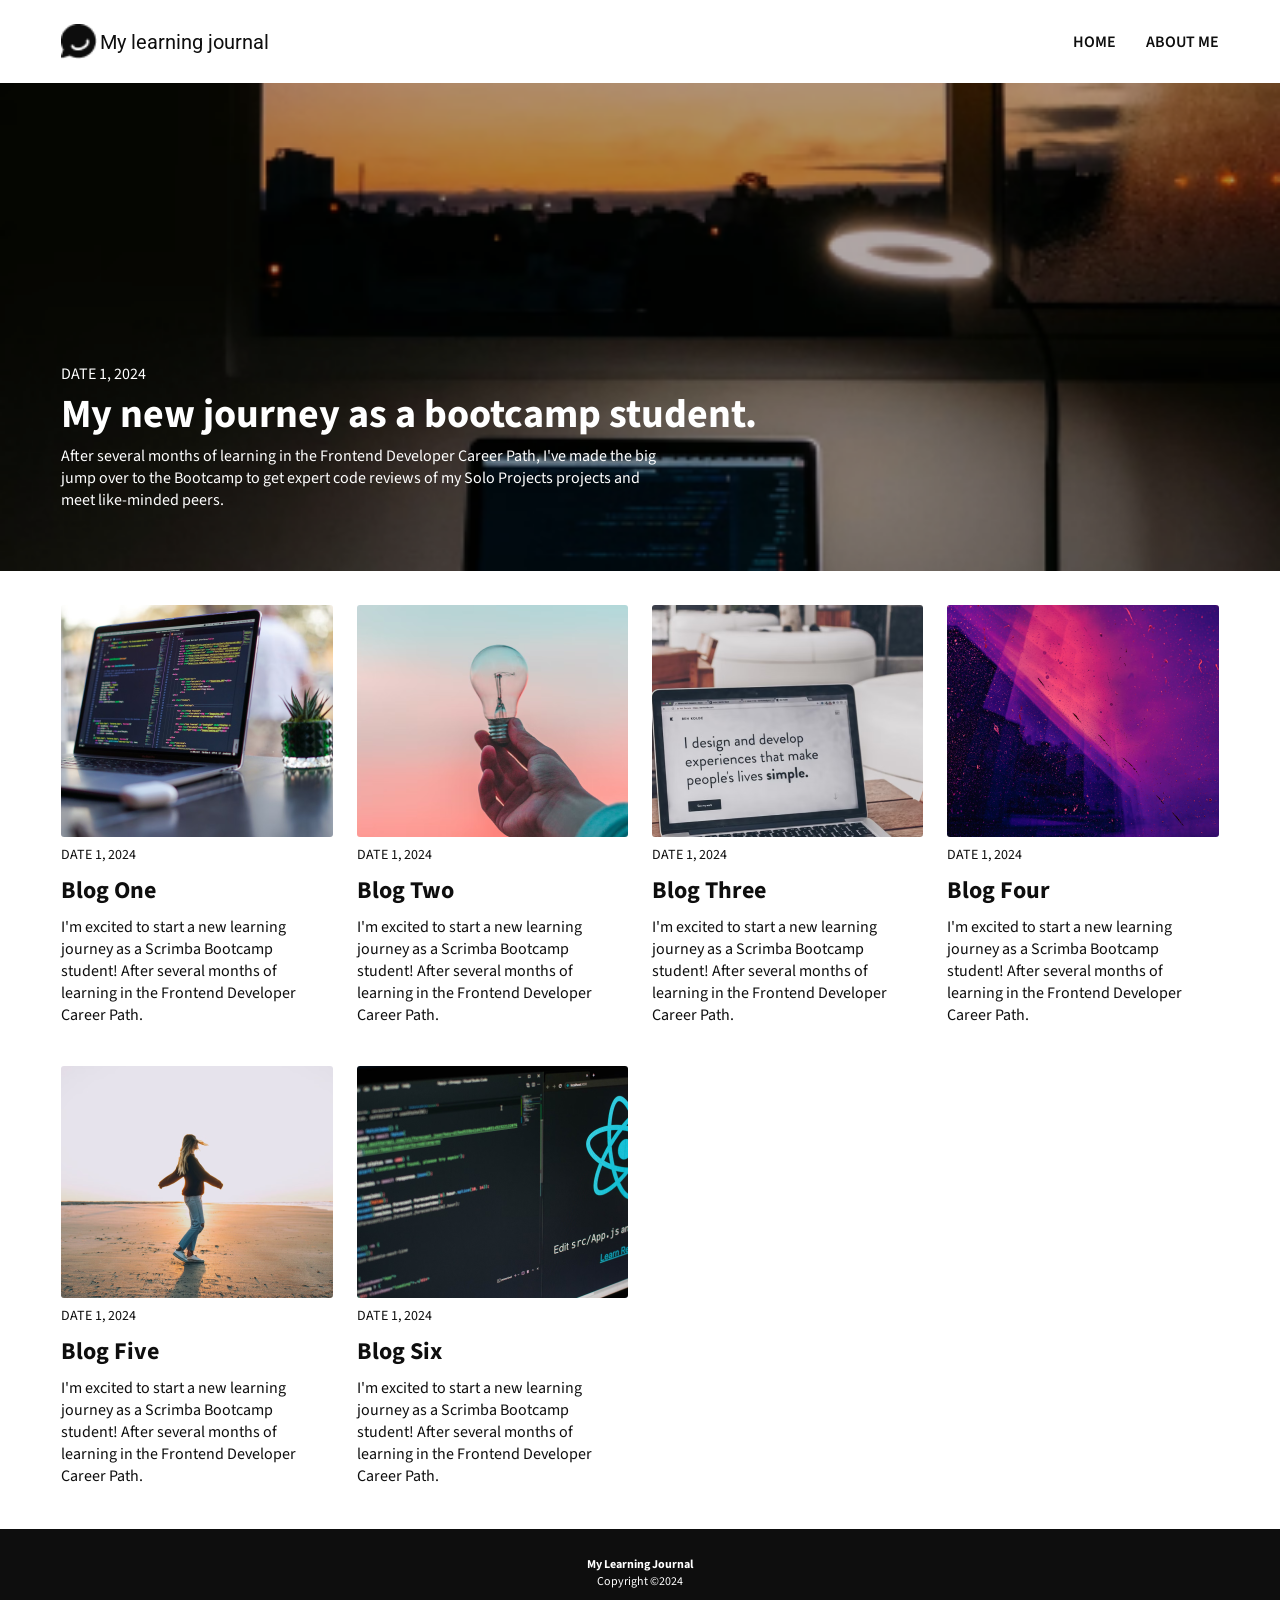
<file: index.html>
<html lang="en">
    <head>
        <meta name="viewport" content="width=device-width, initial-scale=1.0">
        <title>My Learning Journal</title>
        <link rel="stylesheet" href="css/style.css">
        <link rel="preconnect" href="https://fonts.googleapis.com">
        <link rel="preconnect" href="https://fonts.gstatic.com" crossorigin>
        <link href="https://fonts.googleapis.com/css2?family=Roboto:wght@700&family=Source+Sans+3:ital,wght@0,200..900;1,200..900&display=swap" rel="stylesheet">
    </head>
    <body>
        <header class="container">
            <a class="logo" href="index.html">
                <img class="logo-img" src="images/logo.png">
                <p class="logo-name">My learning journal</p>
            </a>
            <nav>
                <ul>
                    <li><a href="index.html">Home</a></li>
                    <li><a href="about-me.html">About Me</a></li>
                </ul>
            </nav>
        </header>
        <main>
            <h1 class="sr-only">Landing Page</h1>
            <a href="blogs/blog-hero.html">
                <section class="blog blog--hero container">
                    <h2 class="blog__title--big">My new journey as a bootcamp student.</h2>
                    <p class="blog__date blog__date--big">Date 1, 2024</p>
                    <p class="blog__intro--big">After several months of learning in the Frontend Developer Career Path, I've made the big jump over to the Bootcamp to get expert code reviews of my Solo Projects projects and meet like-minded peers.</p>
                </section>
            </a>
            <section class="blog-listing container">
                <a href="blogs/blog-one.html" class="blog">
                    <h2 class="blog__title">Blog One</h2>
                    <p class="blog__date">Date 1, 2024</p>
                    <img class="blog__img" src="images/blog-img-cactus.png">
                    <p class="blog__intro">I'm excited to start a new learning journey as a Scrimba Bootcamp student! After several months of learning in the Frontend Developer Career Path.</p>
                </a>
                <a href="blogs/blog-two.html" class="blog">
                    <h2 class="blog__title">Blog Two</h2>
                    <p class="blog__date">Date 1, 2024</p>
                    <img class="blog__img" src="images/blog-img-lightbulb.png">
                    <p class="blog__intro">I'm excited to start a new learning journey as a Scrimba Bootcamp student! After several months of learning in the Frontend Developer Career Path.</p>
                </a>
                
                <a href="blogs/blog-one.html" class="blog">
                    <h2 class="blog__title">Blog Three</h2>
                    <p class="blog__date">Date 1, 2024</p>
                    <img class="blog__img" src="images/blog-img-simple.png">
                    <p class="blog__intro">I'm excited to start a new learning journey as a Scrimba Bootcamp student! After several months of learning in the Frontend Developer Career Path.</p>
                </a>
                <a href="blogs/blog-two.html" class="blog">
                    <h2 class="blog__title">Blog Four</h2>
                    <p class="blog__date">Date 1, 2024</p>
                    <img class="blog__img" src="images/blog-img-trip.png">
                    <p class="blog__intro">I'm excited to start a new learning journey as a Scrimba Bootcamp student! After several months of learning in the Frontend Developer Career Path.</p>
                </a>
                <a href="blogs/blog-one.html" class="blog">
                    <h2 class="blog__title">Blog Five</h2>
                    <p class="blog__date">Date 1, 2024</p>
                    <img class="blog__img" src="images/blog-img-beach.png">
                    <p class="blog__intro">I'm excited to start a new learning journey as a Scrimba Bootcamp student! After several months of learning in the Frontend Developer Career Path.</p>
                </a>
                <a href="blogs/blog-two.html" class="blog">
                    <h2 class="blog__title">Blog Six</h2>
                    <p class="blog__date">Date 1, 2024</p>
                    <img class="blog__img" src="images/blog-img-atomic.png">
                    <p class="blog__intro">I'm excited to start a new learning journey as a Scrimba Bootcamp student! After several months of learning in the Frontend Developer Career Path.</p>
                </a>
            </section>
        </main>
        <footer class="footer">
            <p class="bold">My Learning Journal</p>
            <p>Copyright ©2024</p>
        </footer>
    </body>
</html>
</file>
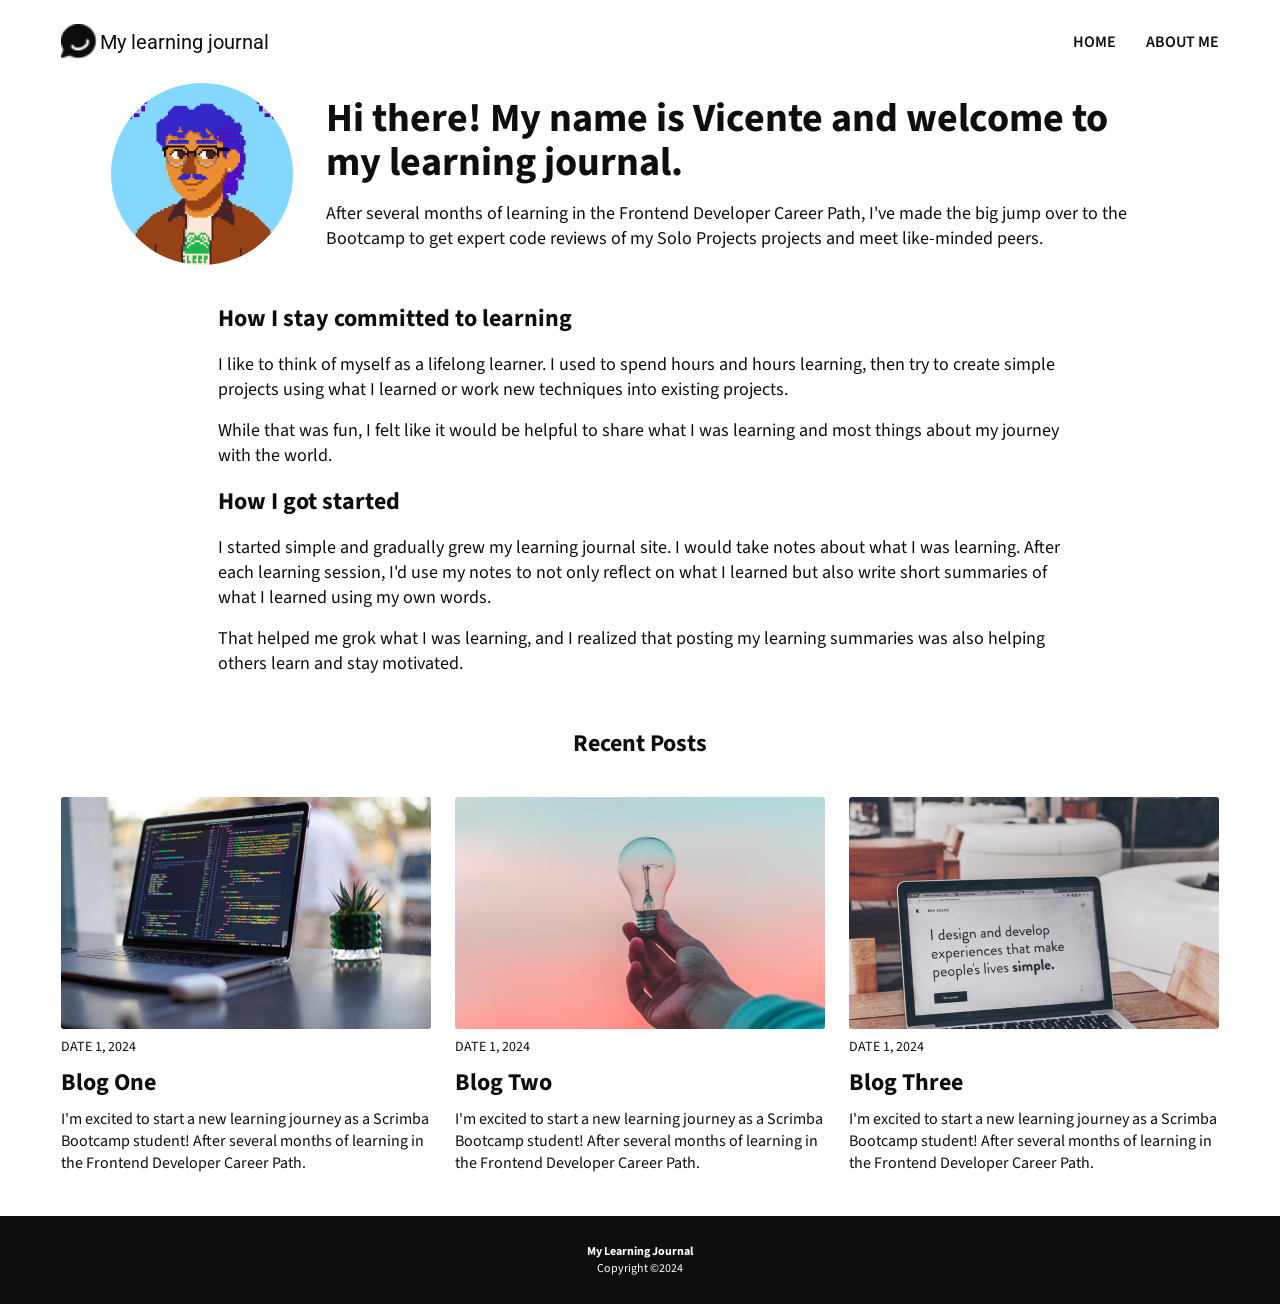
<file: about-me.html>
<html lang="en">
    <head>
        <meta name="viewport" content="width=device-width, initial-scale=1.0">
        <title>About Me</title>
        <link rel="stylesheet" href="css/style.css">
        <link rel="stylesheet" href="css/article-page.css">
        <link rel="stylesheet" href="css/about-me.css">
        <link rel="preconnect" href="https://fonts.googleapis.com">
        <link rel="preconnect" href="https://fonts.gstatic.com" crossorigin>
        <link href="https://fonts.googleapis.com/css2?family=Roboto:wght@700&family=Source+Sans+3:ital,wght@0,200..900;1,200..900&display=swap" rel="stylesheet">
    </head>
    <body>
        <header class="container">
            <a class="logo" href="index.html">
                <img class="logo-img" src="images/logo.png">
                <p class="logo-name">My learning journal</p>
            </a>
            <nav>
                <ul>
                    <li><a href="index.html">Home</a></li>
                    <li><a href="about-me.html">About Me</a></li>
                </ul>
            </nav>
        </header>
        <main class="container">
            <article class="blog-article">
                <div class="about-intro">
                    <img class="self-img" src="images/IMG_0871.PNG">
                    <div class="article-text">
                        <h1 class="blog__title--big">Hi there! My name is Vicente and welcome to my learning journal.</h1>
                        <p class="blog__paragraph">After several months of learning in the Frontend Developer Career Path, I've made the big jump over to the Bootcamp to get expert code reviews of my Solo Projects projects and meet like-minded peers.</p>
                    </div>
                </div>
                <div class="article-text">
                    <h2 class="blog__subtitle">How I stay committed to learning</h2>
                    <p class="blog__paragraph">I like to think of myself as a lifelong learner. I used to spend hours and hours learning, then try to create simple projects using what I learned or work new techniques into existing projects.</p>
                    <p class="blog__paragraph">While that was fun, I felt like it would be helpful to share what I was learning and most things about my journey with the world.</p>
                    <h2 class="blog__subtitle">How I got started</h2>
                    <p class="blog__paragraph">I started simple and gradually grew my learning journal site. I would take notes about what I was learning. After each learning session, I'd use my notes to not only reflect on what I learned but also write short summaries of what I learned using my own words.</p>
                    <p class="blog__paragraph">That helped me grok what I was learning, and I realized that posting my learning summaries was also helping others learn and stay motivated.</p>
                </div>
            </article>
            <section>
                <h3 class="blog-listing__header">Recent Posts</h3>
                <div class="blog-listing">
                    <div class="blog">
                        <h2 class="blog__title">Blog One</h2>
                        <p class="blog__date">Date 1, 2024</p>
                        <img class="blog__img" src="images/blog-img-cactus.png">
                        <p class="blog__intro">I'm excited to start a new learning journey as a Scrimba Bootcamp student! After several months of learning in the Frontend Developer Career Path.</p>
                    </div>
                    <div class="blog">
                        <h2 class="blog__title">Blog Two</h2>
                        <p class="blog__date">Date 1, 2024</p>
                        <img class="blog__img" src="images/blog-img-lightbulb.png">
                        <p class="blog__intro">I'm excited to start a new learning journey as a Scrimba Bootcamp student! After several months of learning in the Frontend Developer Career Path.</p>
                    </div>
                    <div class="blog">
                        <h2 class="blog__title">Blog Three</h2>
                        <p class="blog__date">Date 1, 2024</p>
                        <img class="blog__img" src="images/blog-img-simple.png">
                        <p class="blog__intro">I'm excited to start a new learning journey as a Scrimba Bootcamp student! After several months of learning in the Frontend Developer Career Path.</p>
                    </div>
                </div>
            </section>
        </main>
        <footer class="footer">
            <p class="bold">My Learning Journal</p>
            <p>Copyright ©2024</p>
        </footer>
    </body>
</html>
</file>
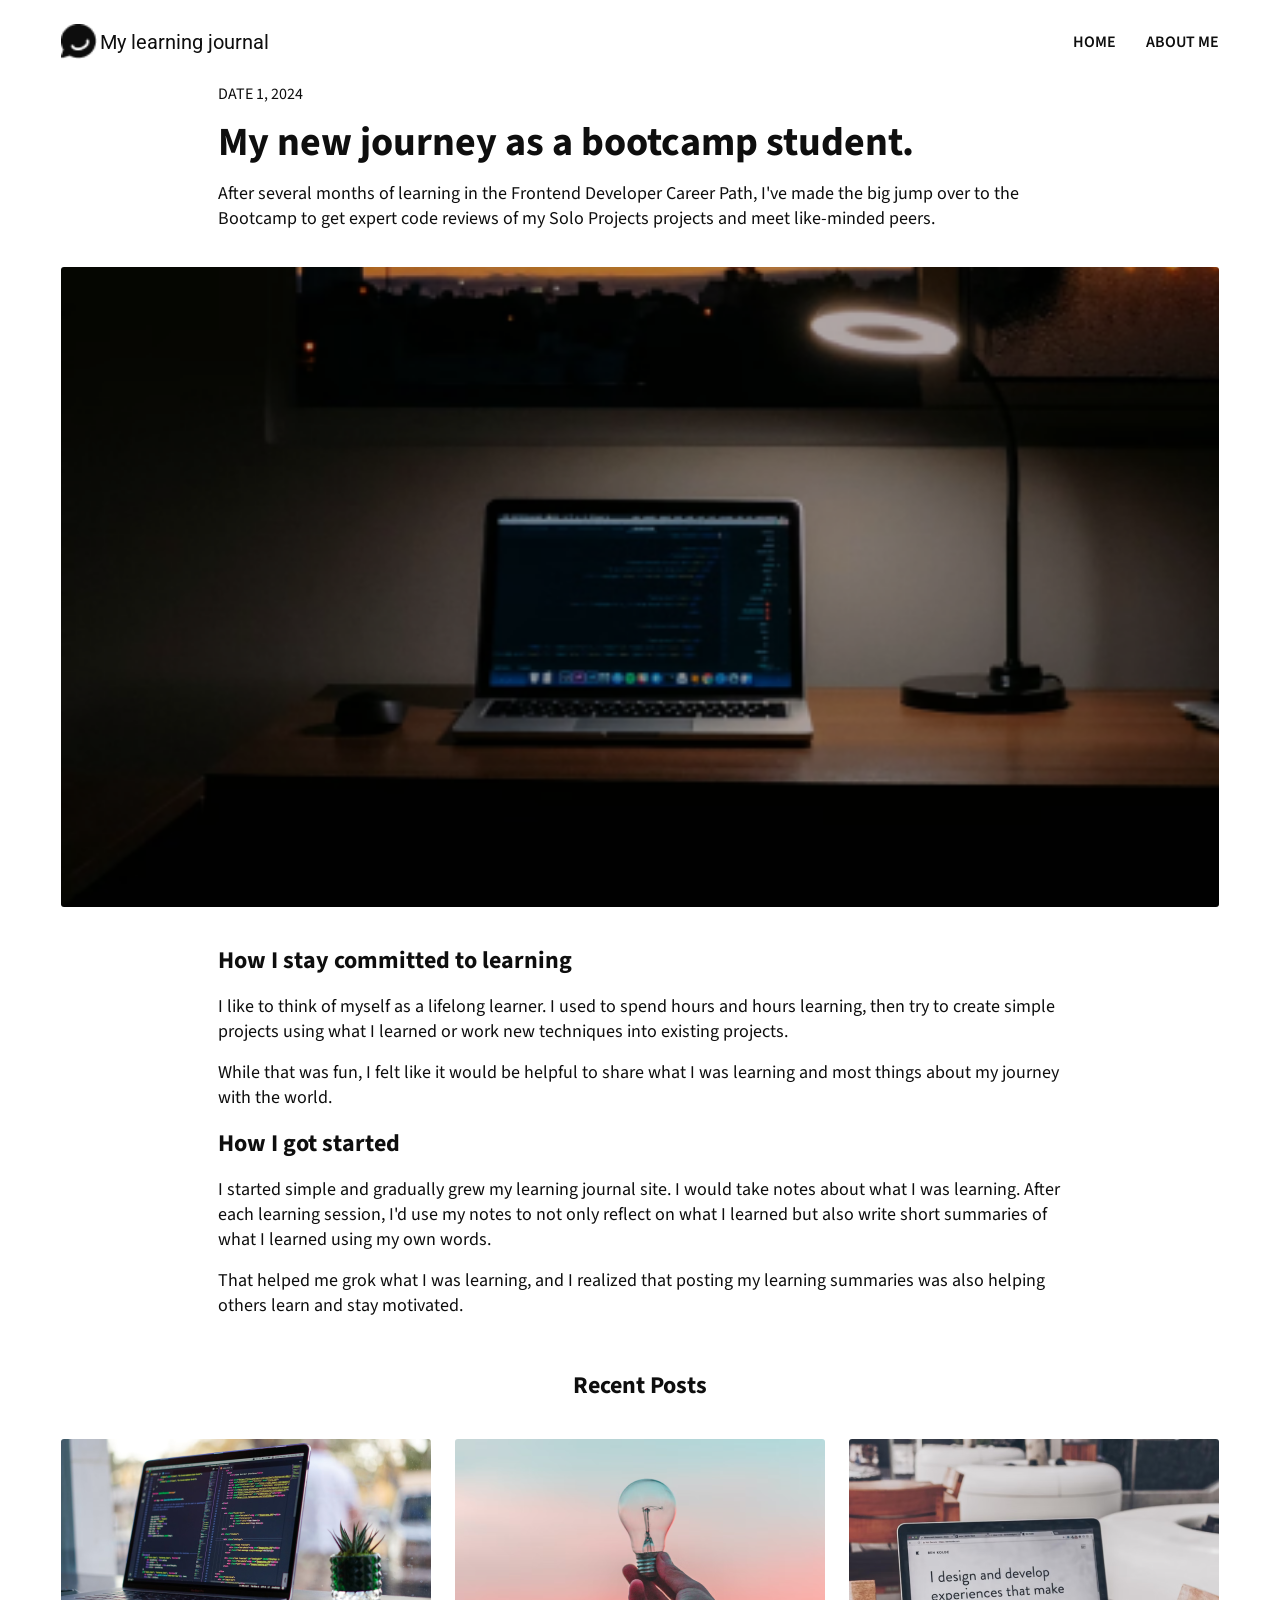
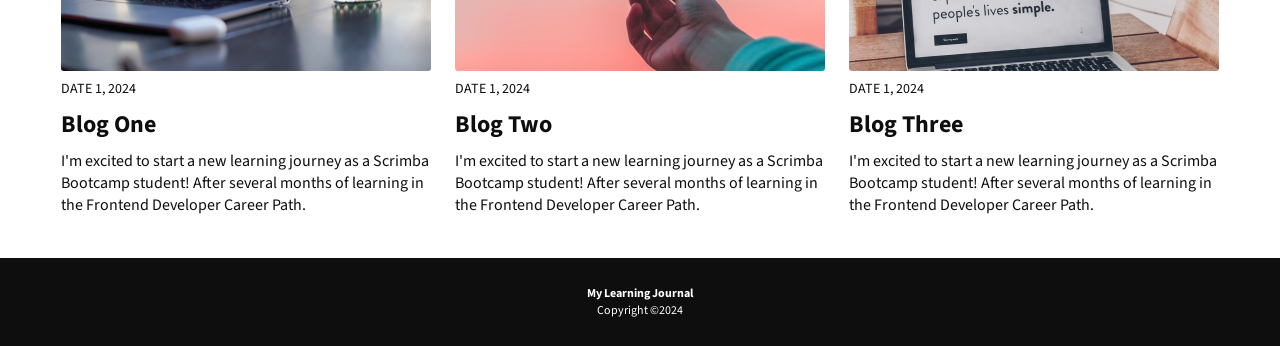
<file: blogs/blog-hero.html>
<html lang="en">
    <head>
        <meta name="viewport" content="width=device-width, initial-scale=1.0">
        <title>My new journey as a bootcamp student.</title>
        <link rel="stylesheet" href="../css/style.css">
        <link rel="stylesheet" href="../css/article-page.css">
        <link rel="preconnect" href="https://fonts.googleapis.com">
        <link rel="preconnect" href="https://fonts.gstatic.com" crossorigin>
        <link href="https://fonts.googleapis.com/css2?family=Roboto:wght@700&family=Source+Sans+3:ital,wght@0,200..900;1,200..900&display=swap" rel="stylesheet">
    </head>
    <body>
        <header class="container">
            <a class="logo" href="../index.html">
                <img class="logo-img" src="../images/logo.png">
                <p class="logo-name">My learning journal</p>
            </a>
            <nav>
                <ul>
                    <li><a href="../index.html">Home</a></li>
                    <li><a href="../about-me.html">About Me</a></li>
                </ul>
            </nav>
        </header>
        <main class="container">
            <article class="blog-article">
                <div class="article-text">
                    <h1 class="blog__title--big">My new journey as a bootcamp student.</h1>
                    <p class="blog__date blog__date--big">Date 1, 2024</p>
                    <p class="blog__paragraph">After several months of learning in the Frontend Developer Career Path, I've made the big jump over to the Bootcamp to get expert code reviews of my Solo Projects projects and meet like-minded peers.</p>
                </div>
                <img class="blog__img blog__img--big" src="../images/blog-img-hero.png">
                <div class="article-text">
                    <h2 class="blog__subtitle">How I stay committed to learning</h2>
                    <p class="blog__paragraph">I like to think of myself as a lifelong learner. I used to spend hours and hours learning, then try to create simple projects using what I learned or work new techniques into existing projects.</p>
                    <p class="blog__paragraph">While that was fun, I felt like it would be helpful to share what I was learning and most things about my journey with the world.</p>
                    <h2 class="blog__subtitle">How I got started</h2>
                    <p class="blog__paragraph">I started simple and gradually grew my learning journal site. I would take notes about what I was learning. After each learning session, I'd use my notes to not only reflect on what I learned but also write short summaries of what I learned using my own words.</p>
                    <p class="blog__paragraph">That helped me grok what I was learning, and I realized that posting my learning summaries was also helping others learn and stay motivated.</p>
                </div>
            </article>
            <section>
                <h3 class="blog-listing__header">Recent Posts</h3>
                <div class="blog-listing">
                    <div class="blog">
                        <h4 class="blog__title">Blog One</h4>
                        <p class="blog__date">Date 1, 2024</p>
                        <img class="blog__img" src="../images/blog-img-cactus.png">
                        <p class="blog__intro">I'm excited to start a new learning journey as a Scrimba Bootcamp student! After several months of learning in the Frontend Developer Career Path.</p>
                    </div>
                    <div class="blog">
                        <h4 class="blog__title">Blog Two</h4>
                        <p class="blog__date">Date 1, 2024</p>
                        <img class="blog__img" src="../images/blog-img-lightbulb.png">
                        <p class="blog__intro">I'm excited to start a new learning journey as a Scrimba Bootcamp student! After several months of learning in the Frontend Developer Career Path.</p>
                    </div>
                    <div class="blog">
                        <h4 class="blog__title">Blog Three</h4>
                        <p class="blog__date">Date 1, 2024</p>
                        <img class="blog__img" src="../images/blog-img-simple.png">
                        <p class="blog__intro">I'm excited to start a new learning journey as a Scrimba Bootcamp student! After several months of learning in the Frontend Developer Career Path.</p>
                    </div>
                </div>
            </section>
        </main>
        <footer class="footer">
            <p class="bold">My Learning Journal</p>
            <p>Copyright ©2024</p>
        </footer>

    </body>
</html>
</file>
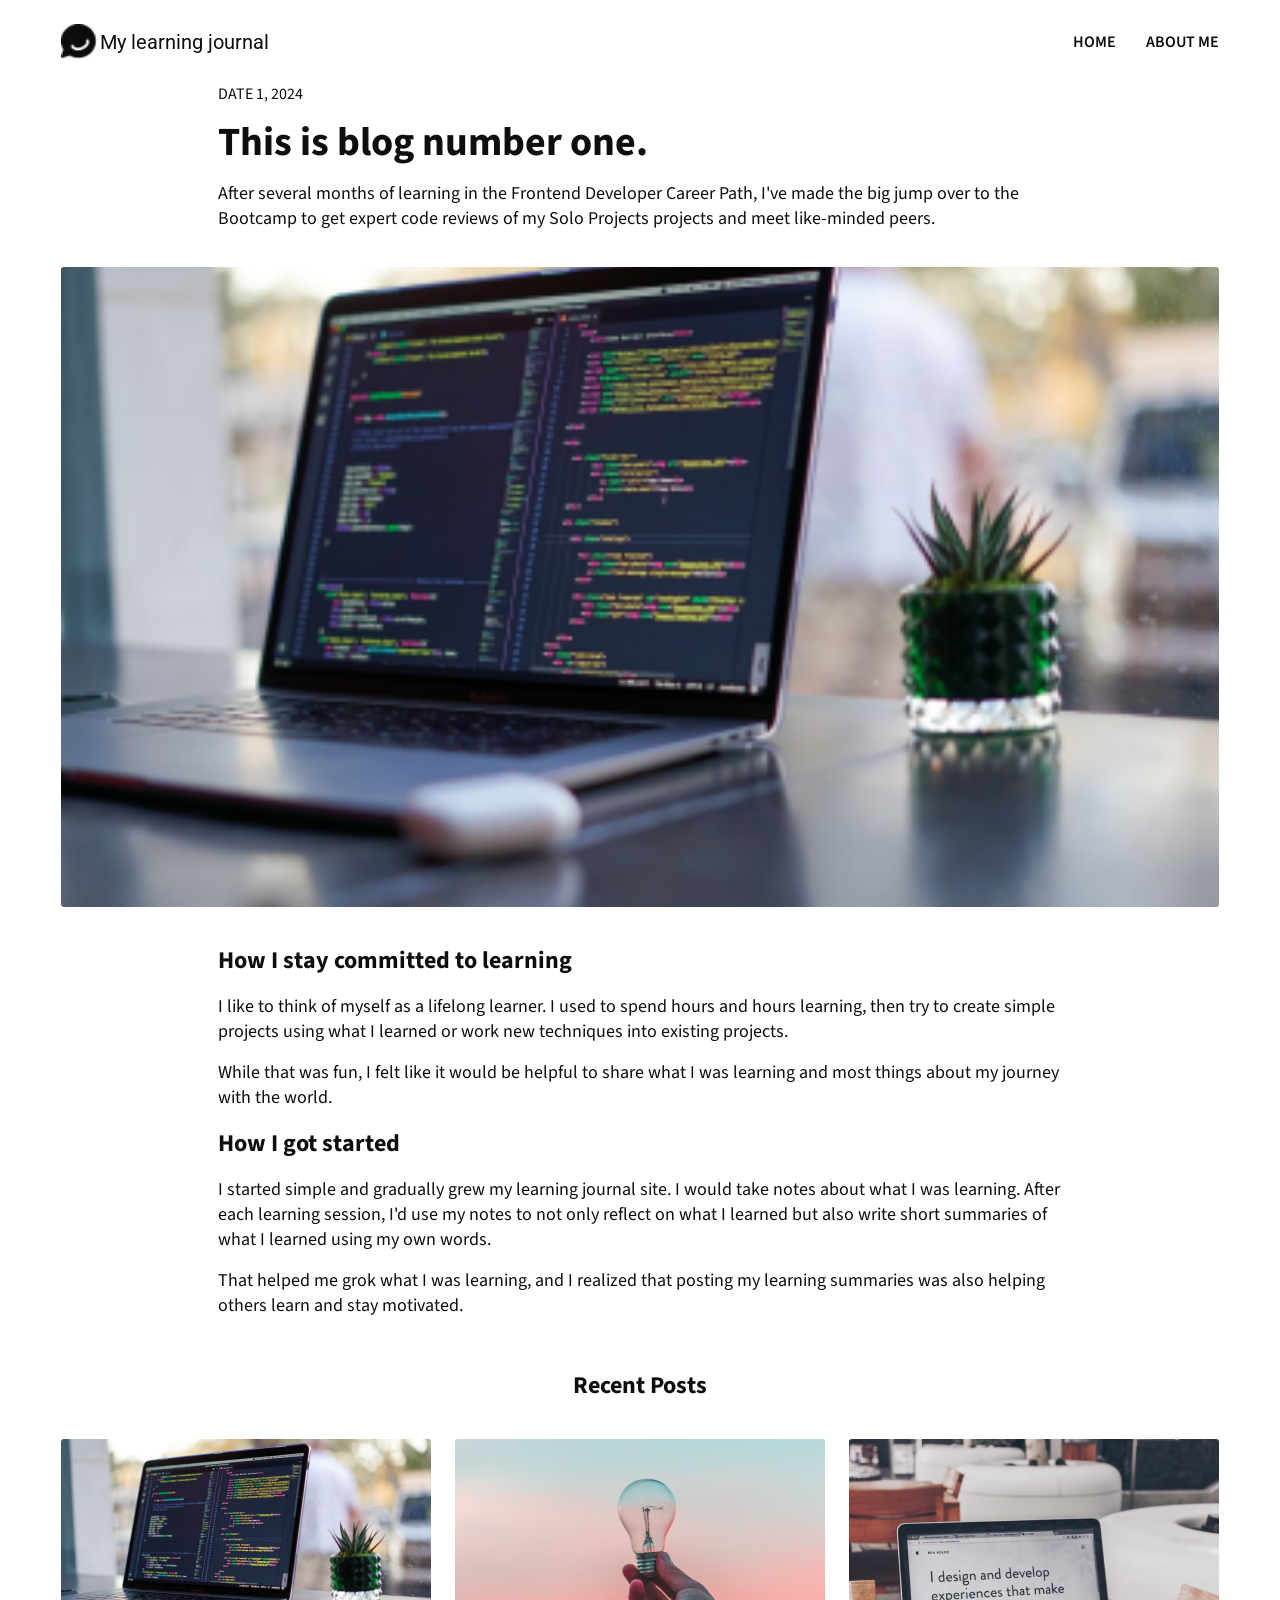
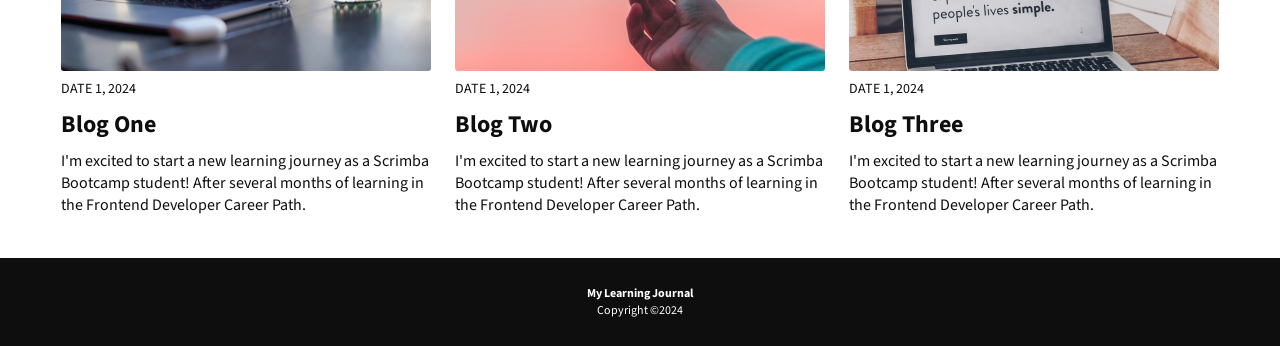
<file: blogs/blog-one.html>
<html lang="en">
    <head>
        <meta name="viewport" content="width=device-width, initial-scale=1.0">
        <title>This is blog number one.</title>
        <link rel="stylesheet" href="../css/style.css">
        <link rel="stylesheet" href="../css/article-page.css">
        <link rel="preconnect" href="https://fonts.googleapis.com">
        <link rel="preconnect" href="https://fonts.gstatic.com" crossorigin>
        <link href="https://fonts.googleapis.com/css2?family=Roboto:wght@700&family=Source+Sans+3:ital,wght@0,200..900;1,200..900&display=swap" rel="stylesheet">
    </head>
    <body>
        <header class="container">
            <a class="logo" href="../index.html">
                <img class="logo-img" src="../images/logo.png">
                <p class="logo-name">My learning journal</p>
            </a>
            <nav>
                <ul>
                    <li><a href="../index.html">Home</a></li>
                    <li><a href="../about-me.html">About Me</a></li>
                </ul>
            </nav>
        </header>
        <main class="container">
            <article class="blog-article">
                <div class="article-text">
                    <h1 class="blog__title--big">This is blog number one.</h1>
                    <p class="blog__date blog__date--big">Date 1, 2024</p>
                    <p class="blog__paragraph">After several months of learning in the Frontend Developer Career Path, I've made the big jump over to the Bootcamp to get expert code reviews of my Solo Projects projects and meet like-minded peers.</p>
                </div>
                <img class="blog__img blog__img--big" src="../images/blog-img-cactus.png">
                <div class="article-text">
                    <h2 class="blog__subtitle">How I stay committed to learning</h2>
                    <p class="blog__paragraph">I like to think of myself as a lifelong learner. I used to spend hours and hours learning, then try to create simple projects using what I learned or work new techniques into existing projects.</p>
                    <p class="blog__paragraph">While that was fun, I felt like it would be helpful to share what I was learning and most things about my journey with the world.</p>
                    <h2 class="blog__subtitle">How I got started</h2>
                    <p class="blog__paragraph">I started simple and gradually grew my learning journal site. I would take notes about what I was learning. After each learning session, I'd use my notes to not only reflect on what I learned but also write short summaries of what I learned using my own words.</p>
                    <p class="blog__paragraph">That helped me grok what I was learning, and I realized that posting my learning summaries was also helping others learn and stay motivated.</p>
                </div>
            </article>
            <section>
                <h3 class="blog-listing__header">Recent Posts</h3>
                <div class="blog-listing">
                    <div class="blog">
                        <h4 class="blog__title">Blog One</h4>
                        <p class="blog__date">Date 1, 2024</p>
                        <img class="blog__img" src="../images/blog-img-cactus.png">
                        <p class="blog__intro">I'm excited to start a new learning journey as a Scrimba Bootcamp student! After several months of learning in the Frontend Developer Career Path.</p>
                    </div>
                    <div class="blog">
                        <h4 class="blog__title">Blog Two</h4>
                        <p class="blog__date">Date 1, 2024</p>
                        <img class="blog__img" src="../images/blog-img-lightbulb.png">
                        <p class="blog__intro">I'm excited to start a new learning journey as a Scrimba Bootcamp student! After several months of learning in the Frontend Developer Career Path.</p>
                    </div>
                    <div class="blog">
                        <h4 class="blog__title">Blog Three</h4>
                        <p class="blog__date">Date 1, 2024</p>
                        <img class="blog__img" src="../images/blog-img-simple.png">
                        <p class="blog__intro">I'm excited to start a new learning journey as a Scrimba Bootcamp student! After several months of learning in the Frontend Developer Career Path.</p>
                    </div>
                </div>
            </section>
        </main>
        <footer class="footer">
            <p class="bold">My Learning Journal</p>
            <p>Copyright ©2024</p>
        </footer>

    </body>
</html>
</file>
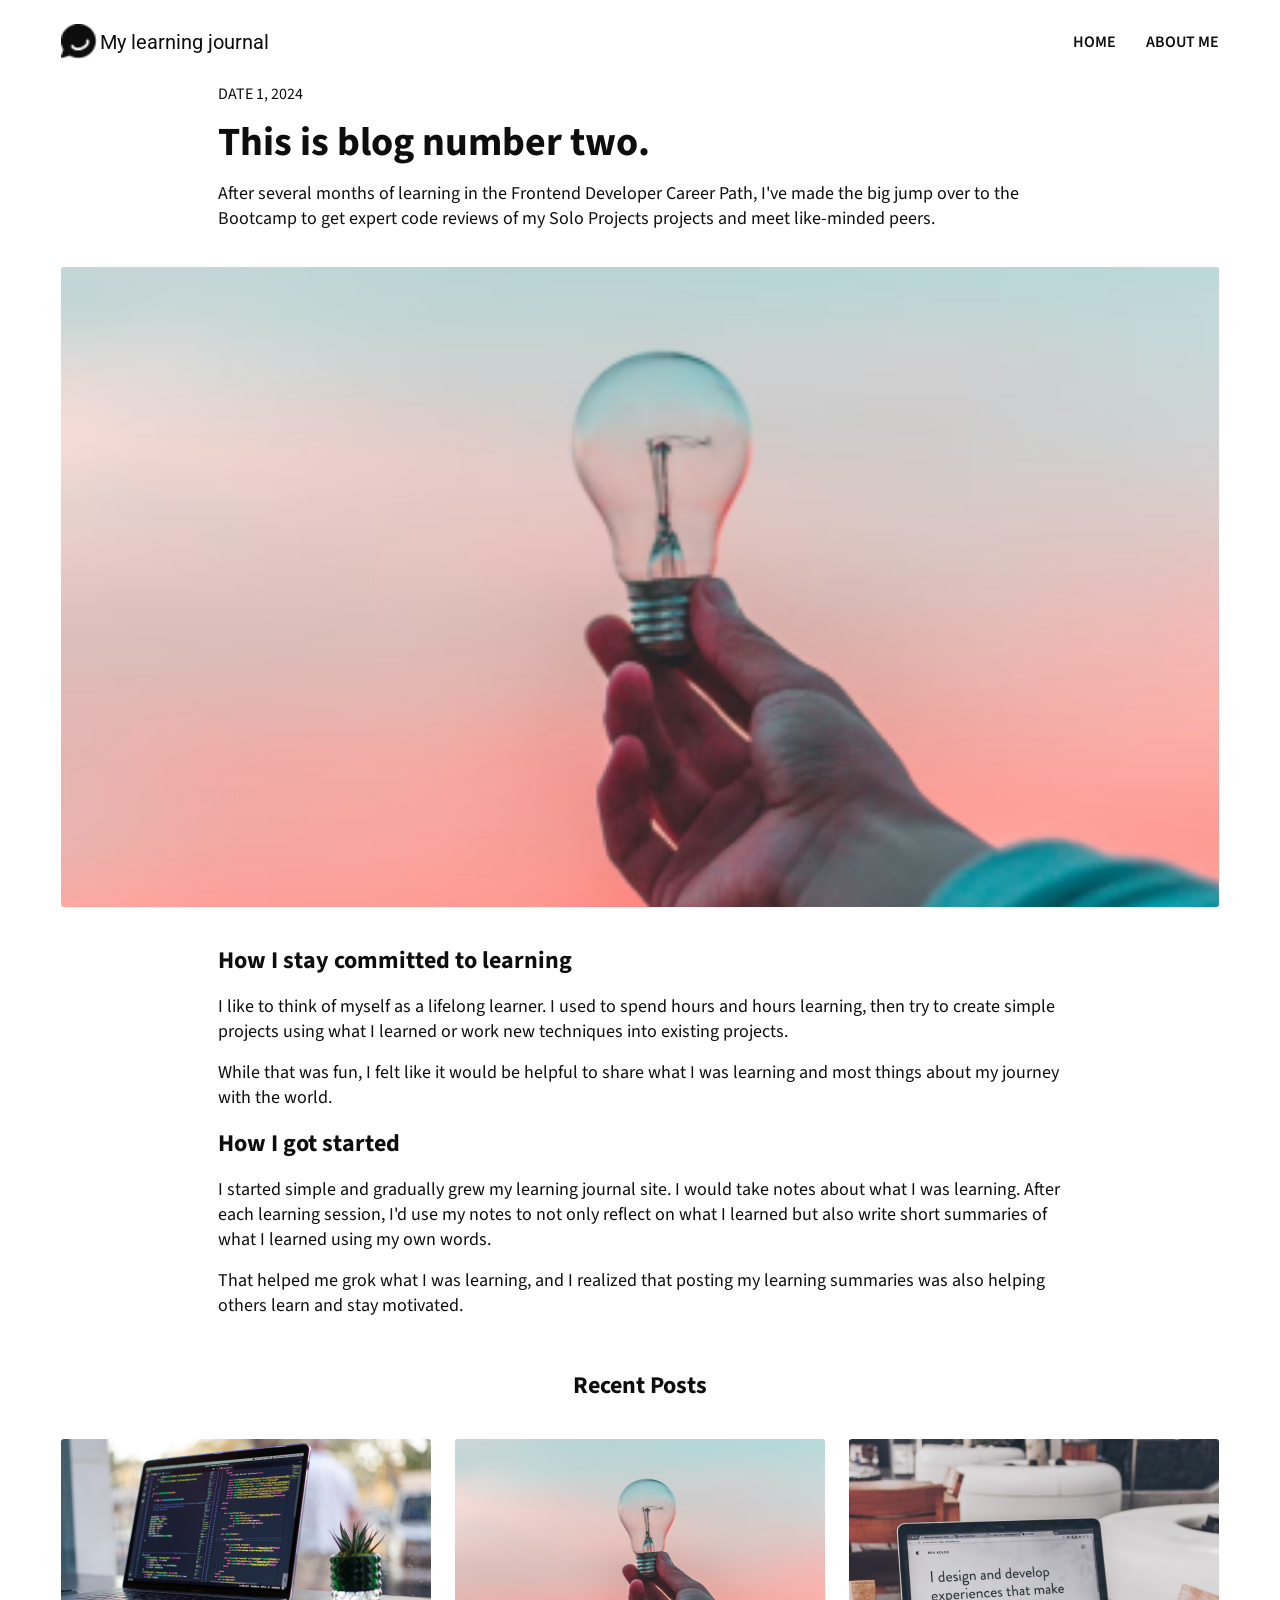
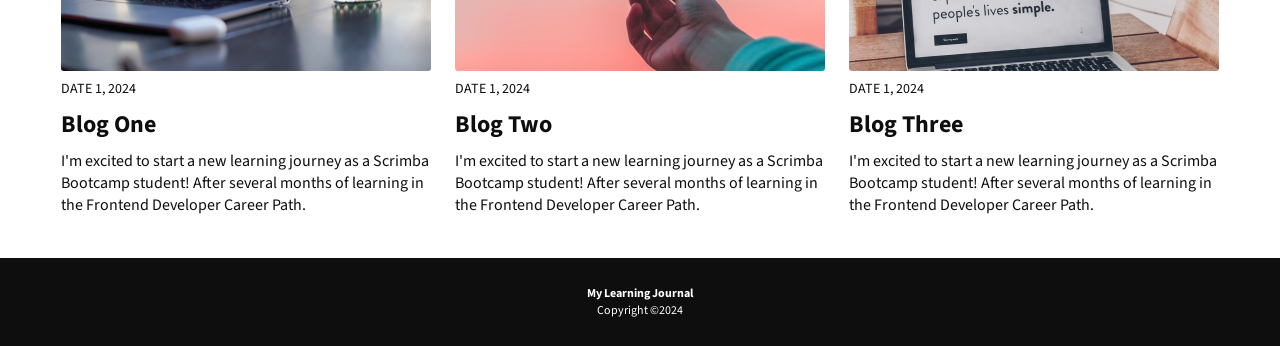
<file: blogs/blog-two.html>
<html lang="en">
    <head>
        <meta name="viewport" content="width=device-width, initial-scale=1.0">
        <title>This is blog number two.</title>
        <link rel="stylesheet" href="../css/style.css">
        <link rel="stylesheet" href="../css/article-page.css">
        <link rel="preconnect" href="https://fonts.googleapis.com">
        <link rel="preconnect" href="https://fonts.gstatic.com" crossorigin>
        <link href="https://fonts.googleapis.com/css2?family=Roboto:wght@700&family=Source+Sans+3:ital,wght@0,200..900;1,200..900&display=swap" rel="stylesheet">
    </head>
    <body>
        <header class="container">
            <a class="logo" href="../index.html">
                <img class="logo-img" src="../images/logo.png">
                <p class="logo-name">My learning journal</p>
            </a>
            <nav>
                <ul>
                    <li><a href="../index.html">Home</a></li>
                    <li><a href="../about-me.html">About Me</a></li>
                </ul>
            </nav>
        </header>
        <main class="container">
            <article class="blog-article">
                <div class="article-text">
                    <h1 class="blog__title--big">This is blog number two.</h1>
                    <p class="blog__date blog__date--big">Date 1, 2024</p>
                    <p class="blog__paragraph">After several months of learning in the Frontend Developer Career Path, I've made the big jump over to the Bootcamp to get expert code reviews of my Solo Projects projects and meet like-minded peers.</p>
                </div>
                <img class="blog__img blog__img--big" src="../images/blog-img-lightbulb.png">
                <div class="article-text">
                    <h2 class="blog__subtitle">How I stay committed to learning</h2>
                    <p class="blog__paragraph">I like to think of myself as a lifelong learner. I used to spend hours and hours learning, then try to create simple projects using what I learned or work new techniques into existing projects.</p>
                    <p class="blog__paragraph">While that was fun, I felt like it would be helpful to share what I was learning and most things about my journey with the world.</p>
                    <h2 class="blog__subtitle">How I got started</h2>
                    <p class="blog__paragraph">I started simple and gradually grew my learning journal site. I would take notes about what I was learning. After each learning session, I'd use my notes to not only reflect on what I learned but also write short summaries of what I learned using my own words.</p>
                    <p class="blog__paragraph">That helped me grok what I was learning, and I realized that posting my learning summaries was also helping others learn and stay motivated.</p>
                </div>
            </article>
            <section>
                <h3 class="blog-listing__header">Recent Posts</h3>
                <div class="blog-listing">
                    <div class="blog">
                        <h4 class="blog__title">Blog One</h4>
                        <p class="blog__date">Date 1, 2024</p>
                        <img class="blog__img" src="../images/blog-img-cactus.png">
                        <p class="blog__intro">I'm excited to start a new learning journey as a Scrimba Bootcamp student! After several months of learning in the Frontend Developer Career Path.</p>
                    </div>
                    <div class="blog">
                        <h4 class="blog__title">Blog Two</h4>
                        <p class="blog__date">Date 1, 2024</p>
                        <img class="blog__img" src="../images/blog-img-lightbulb.png">
                        <p class="blog__intro">I'm excited to start a new learning journey as a Scrimba Bootcamp student! After several months of learning in the Frontend Developer Career Path.</p>
                    </div>
                    <div class="blog">
                        <h4 class="blog__title">Blog Three</h4>
                        <p class="blog__date">Date 1, 2024</p>
                        <img class="blog__img" src="../images/blog-img-simple.png">
                        <p class="blog__intro">I'm excited to start a new learning journey as a Scrimba Bootcamp student! After several months of learning in the Frontend Developer Career Path.</p>
                    </div>
                </div>
            </section>
        </main>
        <footer class="footer">
            <p class="bold">My Learning Journal</p>
            <p>Copyright ©2024</p>
        </footer>

    </body>
</html>
</file>
<file: css/style.css>
* { 
    margin: 0; 
    padding: 0; 
    box-sizing: border-box; 
}

html, 
body {
    font-family: "Source Sans 3", sans-serif;
    color: #0E0E0E;
}

.container {
    padding-left: 4.8vw;
    padding-right: 4.8vw;
}

/* HEADER **************************************** */

header {
    position: sticky;
    top: 0;
    display: flex;
    justify-content: space-between;
    align-items: center;
    gap: 10px;
    background: #fff;
    padding-top: 1.125em;
    padding-bottom: 1.125em;
}

.logo {
    display: flex;
    align-items: center;
    gap: 3px;
    font: 0.85rem "Roboto", sans-serif;
    text-decoration: none;
}

a {
    color: inherit;
    text-decoration: none;
}

.logo-img {
    width: 1.76em;
}

nav ul {
    display: flex;
    margin: 0;
    gap: 30px;
    list-style: none;
}

nav a {
    font-size: 0.75rem;
    font-weight: 600;
    text-transform: uppercase;
}


/* MAIN ************************************************ */

.blog {
    display: flex;
    flex-direction: column;
    gap: 8px;
}

.blog__title {
    font-size: 1.5em;
}

.blog__date {
    order: -1;
    font-size: 0.875rem;
    text-transform: uppercase;
}

.blog__img {
    order: -2;
    border-radius: 3px;
    width: 100%;
    height: 232px;
    object-fit: cover;
}

.blog--hero {
    justify-content: end;
    margin-bottom: 2.125em;
    min-height: 300px;
    height: 40vw;
    max-height: 488px;
    background: top/cover url("/images/blog-img-hero.png");
    padding-top: 1.5em;
    padding-bottom: 1.5em;
    color: #fff;
}

.blog__title--big {
    font-size: 2rem;
    line-height: 1.1;
}

.blog__date--big {
    font-size: 0.75rem;
}

.blog__intro--big {
    max-width: 614px;
    font-size: 1rem;
}

.blog-listing {
    display: grid;
    gap: 40px 24px;
    grid-template-columns: repeat(auto-fit, minmax(232px, 1fr));
    padding-bottom: 2.625em;
}


/* FOOTER **************************************** */

.footer {
    display: flex;
    flex-direction: column;
    align-items: center;
    padding: 2.25em 0;
    background: #0E0E0E;
    font-size: 0.75rem;
    color: #fff;
}


/* NARROW  SCREEN **************************************/
@media (max-width: 335px) {
    .container {
        padding-left: 0.8em;
        padding-right: 0.8em;
    }

    .logo-name,
    .blog__intro--big,
    .blog__intro {
        display: none;
    }

    nav ul {
        gap: 15px;
    }

    .blog--hero {
        min-height: 250px;
    }

    .blog__title--big {
        font-size: 1.5rem;
        line-height: 1.35;
    }

    .blog-listing {
        grid-template-columns: auto;
        gap: 24px;
    }

    .blog {
        gap: 8px;
    }

    .blog__title {
        font-size: 1.2rem;
        line-height: 0.5;
    }
}


/* WIDE SCREEN ********************************************/
@media (min-width: 1024px) {

    /* HEADER **************************/

    header {
        padding-top: 1.5em;
        padding-bottom: 1.5em;
    }

    .logo {
        font-size: 1.25rem;
    }

    nav a {
        font-size: 1rem;
    }

    /* MAIN **************************/

    .blog--hero {
        padding-bottom: 3.75em;
    }

    .blog__title--big {
        font-size: 2.5rem;
    }

    .blog__date--big {
        font-size: 1rem;
    }
}


/* UTILITY CLASSES ***********************************/

.sr-only {
    border: 0 !important;
    clip: rect(1px, 1px, 1px, 1px) !important; 
    -webkit-clip-path: inset(50%) !important;
        clip-path: inset(50%) !important; 
    height: 1px !important;
    margin: -1px !important;
    overflow: hidden !important;
    padding: 0 !important;
    position: absolute !important;
    width: 1px !important;
    white-space: nowrap !important;            
}

.bold {
    font-weight: bold;
}
</file>
<file: css/article-page.css>
.blog-article {
    display: flex;
    flex-direction: column;
    gap: 2.25em;
    margin-bottom: 3.125em;
}

.article-text {
    display: flex;
    flex-direction: column;
    gap: 1em;
    margin: 0 auto;
    max-width: 844px;
}

.blog__img--big {
    order: initial;
    height: 50vw;
}

.blog__subtitle, .blog-listing__header {
    font-size: 1rem;
}

.blog-listing__header {
    margin-bottom: 1.5em;
    text-align: center;
}

@media (min-width: 1024px) {
    .blog__subtitle, .blog-listing__header {
        font-size: 1.5rem;
    }

    .blog__paragraph {
        font-size: 1.125rem;
    }
}
</file>
<file: css/about-me.css>
.about-intro {
    display: flex;
    align-items: center;
    justify-content: center;
    gap: 27px 33px;
}

.about-intro .article-text {
    margin: 0;
}

.self-img {
    border-radius: 50%;
    width: 50%;
    max-width: 182px;
}

@media (max-width: 768px) {
    .about-intro {
        flex-direction: column;
    }
}
</file>
